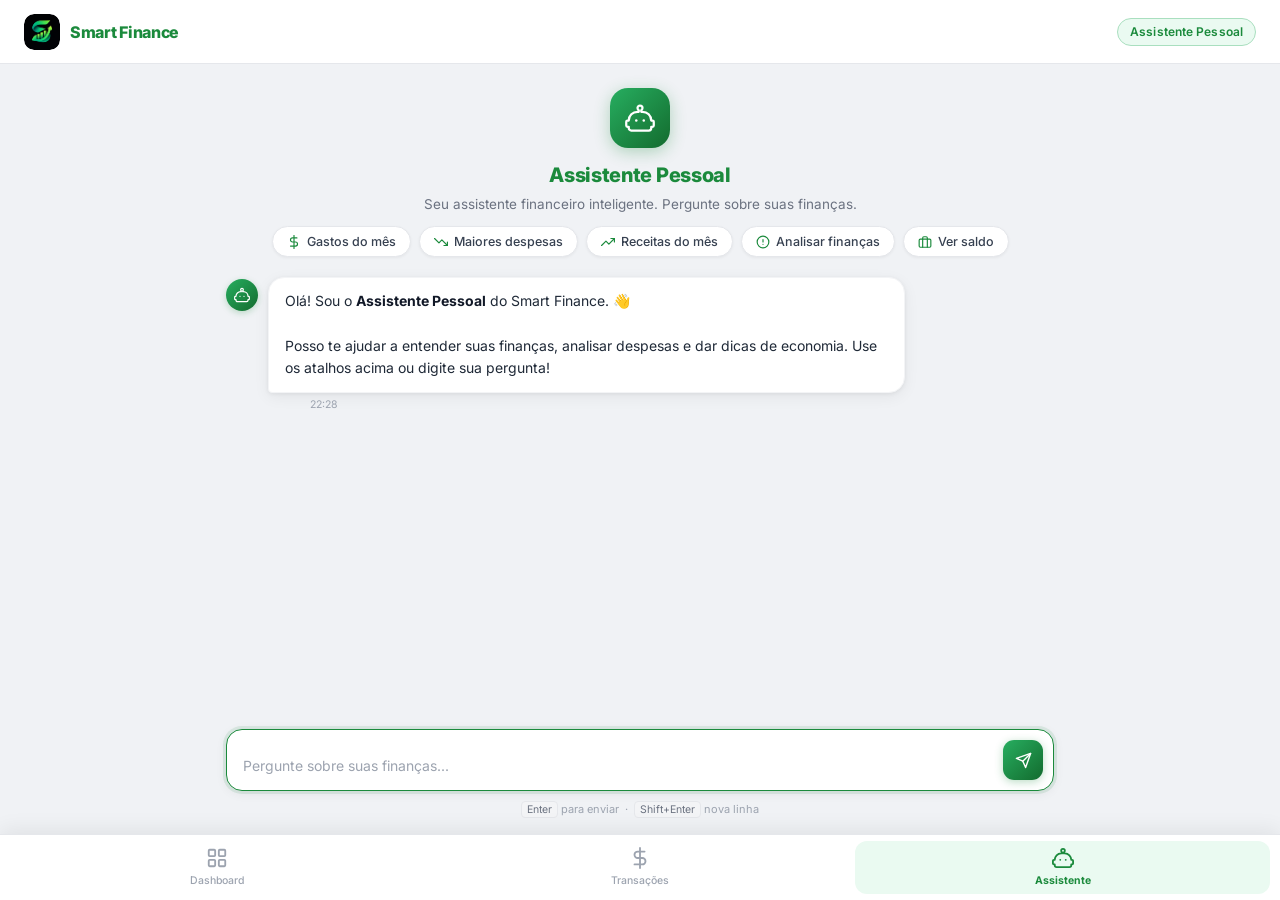
<file: frontend/ai.html>
<!DOCTYPE html>
<html lang="pt-BR">
<head>
    <meta charset="UTF-8" />
    <meta name="viewport" content="width=device-width, initial-scale=1.0" />
    <title>Smart Finance — Assistente Pessoal</title>
    <link rel="stylesheet" href="css/style.css" />
</head>
<body>

<div class="toast-container" id="toastContainer"></div>

<div class="app-layout">
    <div class="main-content">

        <header class="topbar">
            <div class="topbar-brand">
                <div class="topbar-brand-icon">
                    <img src="img/logo_smart_finance.png" alt="Smart Finance" class="topbar-logo" />
                </div>
                <span class="topbar-brand-name">Smart Finance</span>
            </div>
            <span class="topbar-title"></span>
            <span class="topbar-badge">Assistente Pessoal</span>
        </header>

        <div class="ai-page">

            <!-- Hero -->
            <div class="ai-hero">
                <div class="ai-hero-icon">
                    <svg viewBox="0 0 24 24"><path d="M12 2a2 2 0 0 1 2 2c0 .74-.4 1.39-1 1.73V7h1a7 7 0 0 1 7 7h1a1 1 0 0 1 1 1v3a1 1 0 0 1-1 1h-1v1a2 2 0 0 1-2 2H5a2 2 0 0 1-2-2v-1H2a1 1 0 0 1-1-1v-3a1 1 0 0 1 1-1h1a7 7 0 0 1 7-7h1V5.73c-.6-.34-1-.99-1-1.73a2 2 0 0 1 2-2z"/><circle cx="9" cy="14" r="1" fill="white" stroke="none"/><circle cx="15" cy="14" r="1" fill="white" stroke="none"/></svg>
                </div>
                <h1>Assistente Pessoal</h1>
                <p>Seu assistente financeiro inteligente. Pergunte sobre suas finanças.</p>
            </div>

            <!-- Chips de sugestão -->
            <div class="chat-suggestions" id="suggestions">
                <button class="suggestion-chip" data-msg="Quanto gastei este mês?">
                    <svg viewBox="0 0 24 24"><line x1="12" y1="1" x2="12" y2="23"/><path d="M17 5H9.5a3.5 3.5 0 0 0 0 7h5a3.5 3.5 0 0 1 0 7H6"/></svg>
                    Gastos do mês
                </button>
                <button class="suggestion-chip" data-msg="Quais foram minhas maiores despesas?">
                    <svg viewBox="0 0 24 24"><polyline points="23 18 13.5 8.5 8.5 13.5 1 6"/><polyline points="17 18 23 18 23 12"/></svg>
                    Maiores despesas
                </button>
                <button class="suggestion-chip" data-msg="Quanto recebi este mês?">
                    <svg viewBox="0 0 24 24"><polyline points="23 6 13.5 15.5 8.5 10.5 1 18"/><polyline points="17 6 23 6 23 12"/></svg>
                    Receitas do mês
                </button>
                <button class="suggestion-chip" data-msg="Analise minhas finanças e me dê dicas de economia.">
                    <svg viewBox="0 0 24 24"><circle cx="12" cy="12" r="10"/><line x1="12" y1="8" x2="12" y2="12"/><line x1="12" y1="16" x2="12.01" y2="16"/></svg>
                    Analisar finanças
                </button>
                <button class="suggestion-chip" data-msg="Como está meu saldo atual?">
                    <svg viewBox="0 0 24 24"><rect x="2" y="7" width="20" height="14" rx="2"/><path d="M16 21V5a2 2 0 0 0-2-2h-4a2 2 0 0 0-2 2v16"/></svg>
                    Ver saldo
                </button>
            </div>

            <!-- Janela do chat -->
            <div class="chat-window" id="chatWindow">
                <div class="chat-msg chat-msg-ai" id="welcomeMsg">
                    <div class="msg-avatar msg-avatar-ai">
                        <svg viewBox="0 0 24 24"><path d="M12 2a2 2 0 0 1 2 2c0 .74-.4 1.39-1 1.73V7h1a7 7 0 0 1 7 7h1a1 1 0 0 1 1 1v3a1 1 0 0 1-1 1h-1v1a2 2 0 0 1-2 2H5a2 2 0 0 1-2-2v-1H2a1 1 0 0 1-1-1v-3a1 1 0 0 1 1-1h1a7 7 0 0 1 7-7h1V5.73c-.6-.34-1-.99-1-1.73a2 2 0 0 1 2-2z"/><circle cx="9" cy="14" r="1" fill="white" stroke="none"/><circle cx="15" cy="14" r="1" fill="white" stroke="none"/></svg>
                    </div>
                    <div>
                        <div class="msg-bubble msg-bubble-ai">
                            Olá! Sou o <strong>Assistente Pessoal</strong> do Smart Finance. 👋<br /><br />
                            Posso te ajudar a entender suas finanças, analisar despesas e dar dicas de economia.
                            Use os atalhos acima ou digite sua pergunta!
                        </div>
                        <span class="msg-time" id="welcomeTime"></span>
                    </div>
                </div>
            </div>

            <!-- Input -->
            <div class="chat-input-area">
                <div class="chat-input-card">
                    <div class="chat-input-row">
                        <textarea
                            id="chatInput"
                            placeholder="Pergunte sobre suas finanças..."
                            rows="1"
                            aria-label="Campo de mensagem"
                        ></textarea>
                        <button class="btn-send" id="btnSend" aria-label="Enviar" title="Enviar (Enter)">
                            <svg viewBox="0 0 24 24"><line x1="22" y1="2" x2="11" y2="13"/><polygon points="22 2 15 22 11 13 2 9 22 2"/></svg>
                        </button>
                    </div>
                </div>
                <p class="chat-input-hint" style="margin-top:6px;">
                    <kbd>Enter</kbd> para enviar &nbsp;·&nbsp; <kbd>Shift+Enter</kbd> nova linha
                </p>
            </div>

        </div>
    </div>
</div>

<!-- Bottom Nav -->
<nav class="bottom-nav" aria-label="Navegação principal">
    <a href="index.html" aria-label="Dashboard">
        <svg viewBox="0 0 24 24"><rect x="3" y="3" width="7" height="7" rx="1"/><rect x="14" y="3" width="7" height="7" rx="1"/><rect x="3" y="14" width="7" height="7" rx="1"/><rect x="14" y="14" width="7" height="7" rx="1"/></svg>
        Dashboard
    </a>
    <a href="transacoes.html" aria-label="Transações">
        <svg viewBox="0 0 24 24"><line x1="12" y1="1" x2="12" y2="23"/><path d="M17 5H9.5a3.5 3.5 0 0 0 0 7h5a3.5 3.5 0 0 1 0 7H6"/></svg>
        Transações
    </a>
    <a href="ai.html" class="active" aria-label="Assistente Pessoal">
        <svg viewBox="0 0 24 24"><path d="M12 2a2 2 0 0 1 2 2c0 .74-.4 1.39-1 1.73V7h1a7 7 0 0 1 7 7h1a1 1 0 0 1 1 1v3a1 1 0 0 1-1 1h-1v1a2 2 0 0 1-2 2H5a2 2 0 0 1-2-2v-1H2a1 1 0 0 1-1-1v-3a1 1 0 0 1 1-1h1a7 7 0 0 1 7-7h1V5.73c-.6-.34-1-.99-1-1.73a2 2 0 0 1 2-2z"/><circle cx="9" cy="14" r="1" fill="currentColor" stroke="none"/><circle cx="15" cy="14" r="1" fill="currentColor" stroke="none"/></svg>
        Assistente
    </a>
</nav>

<script src="js/ai.js"></script>
</body>
</html>
</file>
<file: frontend/css/style.css>
/* ============================================================
   Finance AI — Design System v2
   Refinado, profissional, inspirado em apps fintech modernos
   ============================================================ */

/* ---------- Google Font ---------- */
@import url('https://fonts.googleapis.com/css2?family=Inter:wght@400;500;600;700;800&display=swap');

/* ---------- Reset & base ---------- */
*, *::before, *::after {
    box-sizing: border-box;
    margin: 0;
    padding: 0;
}

:root {
    /* Brand */
    --green-primary:   #1b8a3c;
    --green-dark:      #136b2e;
    --green-light:     #27ae60;
    --green-bg:        #eafaf1;
    --green-border:    #a9dfbf;
    --green-income:    #1b8a3c;

    /* Danger */
    --red-expense:     #e53935;
    --red-dark:        #c62828;
    --red-light:       #fdecea;
    --red-border:      #f5b7b1;

    /* AI / Purple */
    --purple-ai:       #5e35b1;
    --purple-dark:     #4527a0;
    --purple-light:    #ede7f6;
    --purple-border:   #b39ddb;
    --purple-mid:      #7e57c2;

    /* Neutrals */
    --white:           #ffffff;
    --bg-page:         #f0f2f5;
    --bg-subtle:       #f8f9fb;
    --card-shadow:     0 1px 4px rgba(0,0,0,0.06), 0 4px 16px rgba(0,0,0,0.06);
    --card-shadow-lg:  0 4px 24px rgba(0,0,0,0.1);
    --card-radius:     14px;
    --card-radius-sm:  10px;

    --gray-50:         #f9fafb;
    --gray-100:        #f3f4f6;
    --gray-200:        #e5e7eb;
    --gray-300:        #d1d5db;
    --gray-400:        #9ca3af;
    --gray-500:        #6b7280;
    --gray-600:        #4b5563;
    --gray-700:        #374151;
    --gray-800:        #1f2937;
    --gray-900:        #111827;

    /* Warning / Blue */
    --blue-info:       #1565c0;
    --blue-light:      #e3f2fd;

    /* Layout */
    --bottom-nav-height: 66px;
    --topbar-height:     64px;
    --content-max:       1100px;

    --font-main: 'Inter', 'Segoe UI', system-ui, -apple-system, sans-serif;

    /* Transitions */
    --t-fast: 0.15s ease;
    --t-mid:  0.25s ease;
}

html, body {
    height: 100%;
    font-family: var(--font-main);
    background-color: var(--bg-page);
    color: var(--gray-800);
    font-size: 15px;
    line-height: 1.5;
    -webkit-font-smoothing: antialiased;
}

a { text-decoration: none; color: inherit; }
ul { list-style: none; }
button { cursor: pointer; font-family: inherit; }

/* ---------- Layout wrapper ---------- */
.app-layout {
    display: flex;
    flex-direction: column;
    min-height: 100vh;
}

/* ============================================================
   BOTTOM NAVIGATION BAR
   ============================================================ */
.bottom-nav {
    position: fixed;
    bottom: 0;
    left: 0;
    right: 0;
    height: var(--bottom-nav-height);
    background: var(--white);
    border-top: 1px solid var(--gray-200);
    display: flex;
    align-items: stretch;
    z-index: 100;
    box-shadow: 0 -4px 20px rgba(0,0,0,0.07);
    padding: 0 8px;
    gap: 4px;
}

.bottom-nav a {
    flex: 1;
    display: flex;
    flex-direction: column;
    align-items: center;
    justify-content: center;
    gap: 4px;
    color: var(--gray-400);
    font-size: 10.5px;
    font-weight: 500;
    text-decoration: none;
    padding: 8px 4px;
    border-radius: 12px;
    margin: 6px 2px;
    transition: color var(--t-fast), background var(--t-fast);
    position: relative;
}

.bottom-nav a:hover {
    color: var(--green-primary);
    background: var(--green-bg);
}

.bottom-nav a.active {
    color: var(--green-primary);
    font-weight: 700;
    background: var(--green-bg);
}

.bottom-nav a.active svg {
    stroke: var(--green-primary);
}

.bottom-nav svg {
    width: 22px;
    height: 22px;
    stroke: var(--gray-400);
    fill: none;
    stroke-width: 2;
    stroke-linecap: round;
    stroke-linejoin: round;
    transition: stroke var(--t-fast);
    flex-shrink: 0;
}

.bottom-nav a:hover svg {
    stroke: var(--green-primary);
}

/* ============================================================
   MAIN CONTENT
   ============================================================ */
.main-content {
    flex: 1;
    display: flex;
    flex-direction: column;
    min-height: 100vh;
    padding-bottom: var(--bottom-nav-height);
}

/* ── Topbar ── */
.topbar {
    height: var(--topbar-height);
    background: var(--white);
    border-bottom: 1px solid var(--gray-200);
    display: flex;
    align-items: center;
    padding: 0 24px;
    position: sticky;
    top: 0;
    z-index: 50;
    gap: 14px;
}

.topbar-brand {
    display: flex;
    align-items: center;
    gap: 10px;
}

.topbar-brand-icon {
    width: 36px;
    height: 36px;
    background: transparent;
    border-radius: 10px;
    display: flex;
    align-items: center;
    justify-content: center;
    flex-shrink: 0;
    overflow: hidden;
}

.topbar-logo {
    width: 36px;
    height: 36px;
    object-fit: contain;
    border-radius: 10px;
    display: block;
}

.topbar-brand-icon svg {
    width: 20px;
    height: 20px;
    stroke: white;
    fill: none;
    stroke-width: 2.2;
    stroke-linecap: round;
    stroke-linejoin: round;
}

.topbar-brand-name {
    font-size: 16px;
    font-weight: 800;
    color: var(--green-primary);
    letter-spacing: -0.3px;
}

.topbar-title {
    font-size: 15px;
    font-weight: 500;
    color: var(--gray-500);
    flex: 1;
}

.topbar-badge {
    background: var(--green-bg);
    color: var(--green-primary);
    border: 1px solid var(--green-border);
    border-radius: 20px;
    padding: 4px 12px;
    font-size: 12px;
    font-weight: 600;
    letter-spacing: 0.1px;
}

.topbar-badge-ai {
    background: var(--purple-light);
    color: var(--purple-ai);
    border: 1px solid var(--purple-border);
}

/* ── Page body ── */
.page-body {
    padding: 24px;
    flex: 1;
    max-width: var(--content-max);
    width: 100%;
    margin: 0 auto;
    align-self: stretch;
}

/* workaround para page-body ocupar largura total na coluna flex */
.main-content > .page-body {
    max-width: 100%;
}

/* ============================================================
   SUMMARY CARDS (Dashboard)
   ============================================================ */
.summary-cards {
    display: grid;
    grid-template-columns: repeat(3, 1fr);
    gap: 18px;
    margin-bottom: 28px;
}

.card {
    background: var(--white);
    border-radius: var(--card-radius);
    box-shadow: var(--card-shadow);
    padding: 20px 22px;
}

/* Card de resumo */
.card-summary {
    display: flex;
    align-items: flex-start;
    gap: 16px;
    border: 1px solid var(--gray-100);
    transition: box-shadow var(--t-mid), transform var(--t-mid);
}

.card-summary:hover {
    box-shadow: var(--card-shadow-lg);
    transform: translateY(-2px);
}

.card-summary .card-icon {
    width: 48px;
    height: 48px;
    border-radius: 12px;
    display: flex;
    align-items: center;
    justify-content: center;
    flex-shrink: 0;
}

.card-icon-balance {
    background: linear-gradient(135deg, #eafaf1, #d5f5e3);
    border: 1.5px solid var(--green-border);
}
.card-icon-income {
    background: linear-gradient(135deg, #eafaf1, #d5f5e3);
    border: 1.5px solid var(--green-border);
}
.card-icon-expense {
    background: linear-gradient(135deg, #fdecea, #fadbd8);
    border: 1.5px solid var(--red-border);
}

.card-summary .card-label {
    font-size: 11px;
    color: var(--gray-500);
    text-transform: uppercase;
    letter-spacing: 0.8px;
    font-weight: 600;
    margin-bottom: 5px;
}

.card-summary .card-value {
    font-size: 24px;
    font-weight: 800;
    line-height: 1.1;
    letter-spacing: -0.5px;
}

.card-value-balance { color: var(--green-primary); }
.card-value-income  { color: var(--green-income); }
.card-value-expense { color: var(--red-expense); }

.card-summary .card-sub {
    font-size: 11.5px;
    color: var(--gray-400);
    margin-top: 4px;
    font-weight: 500;
}

/* ============================================================
   SECTION HEADER
   ============================================================ */
.section-header {
    display: flex;
    align-items: center;
    justify-content: space-between;
    margin-bottom: 14px;
}

.section-title {
    font-size: 15px;
    font-weight: 700;
    color: var(--gray-800);
    letter-spacing: -0.1px;
}

/* ============================================================
   BUTTONS
   ============================================================ */
.btn {
    display: inline-flex;
    align-items: center;
    gap: 6px;
    padding: 9px 18px;
    border-radius: 9px;
    font-size: 13.5px;
    font-weight: 600;
    border: none;
    transition: opacity var(--t-fast), transform var(--t-fast), box-shadow var(--t-fast);
    letter-spacing: 0.1px;
}

.btn:hover   { opacity: 0.9; transform: translateY(-1px); }
.btn:active  { transform: translateY(0); opacity: 1; }

.btn-primary {
    background: linear-gradient(135deg, var(--green-light), var(--green-dark));
    color: var(--white);
    box-shadow: 0 2px 10px rgba(27,138,60,0.3);
}

.btn-danger {
    background: var(--red-expense);
    color: var(--white);
    box-shadow: 0 2px 8px rgba(229,57,53,0.25);
}

.btn-secondary {
    background: var(--gray-100);
    color: var(--gray-700);
    border: 1px solid var(--gray-200);
}

.btn-secondary:hover {
    background: var(--gray-200);
}

.btn-icon {
    background: none;
    border: 1px solid var(--gray-200);
    color: var(--gray-600);
    padding: 6px 10px;
    border-radius: 7px;
}

.btn-icon:hover {
    background: var(--gray-100);
    border-color: var(--gray-300);
}

.btn-sm {
    padding: 5px 10px;
    font-size: 12px;
    border-radius: 7px;
}

.btn-ai {
    background: linear-gradient(135deg, var(--purple-mid), var(--purple-dark));
    color: var(--white);
    box-shadow: 0 2px 10px rgba(94,53,177,0.3);
}

/* Botão de ação na tabela (icon only) */
.btn-table-action {
    display: inline-flex;
    align-items: center;
    justify-content: center;
    width: 30px;
    height: 30px;
    border-radius: 7px;
    border: 1px solid var(--gray-200);
    background: var(--white);
    color: var(--gray-600);
    transition: all var(--t-fast);
}

.btn-table-action:hover {
    background: var(--gray-100);
}

.btn-table-action.edit:hover {
    background: var(--green-bg);
    border-color: var(--green-border);
    color: var(--green-primary);
}

.btn-table-action.delete:hover {
    background: var(--red-light);
    border-color: var(--red-border);
    color: var(--red-expense);
}

.btn-table-action svg {
    width: 14px;
    height: 14px;
    stroke: currentColor;
    fill: none;
    stroke-width: 2;
    stroke-linecap: round;
    stroke-linejoin: round;
}

/* ============================================================
   TABLE
   ============================================================ */
.table-card {
    background: var(--white);
    border-radius: var(--card-radius);
    box-shadow: var(--card-shadow);
    overflow: hidden;
    border: 1px solid var(--gray-100);
}

.table-responsive { overflow-x: auto; }

table {
    width: 100%;
    border-collapse: collapse;
}

table thead th {
    background: var(--gray-50);
    padding: 11px 16px;
    font-size: 11px;
    font-weight: 700;
    color: var(--gray-500);
    text-transform: uppercase;
    letter-spacing: 0.7px;
    text-align: left;
    white-space: nowrap;
    border-bottom: 1px solid var(--gray-200);
}

table tbody tr {
    border-bottom: 1px solid var(--gray-100);
    transition: background var(--t-fast);
}

table tbody tr:last-child { border-bottom: none; }
table tbody tr:hover { background: var(--gray-50); }

table tbody td {
    padding: 13px 16px;
    font-size: 13.5px;
    color: var(--gray-700);
    vertical-align: middle;
}

/* ── Badges ── */
.badge {
    display: inline-flex;
    align-items: center;
    gap: 5px;
    padding: 3px 10px;
    border-radius: 20px;
    font-size: 11.5px;
    font-weight: 600;
    white-space: nowrap;
    border: 1px solid transparent;
}

.badge svg {
    width: 12px;
    height: 12px;
    stroke: currentColor;
    fill: none;
    stroke-width: 2.2;
    stroke-linecap: round;
    stroke-linejoin: round;
    flex-shrink: 0;
}

.badge-income {
    background: var(--green-bg);
    color: var(--green-primary);
    border-color: var(--green-border);
}

.badge-expense {
    background: var(--red-light);
    color: var(--red-dark);
    border-color: var(--red-border);
}

/* Categorias — cada uma com cor própria */
.badge-cat-salary    { background: #e8f5e9; color: #2e7d32; border-color: #a5d6a7; }
.badge-cat-food      { background: #fff3e0; color: #e65100; border-color: #ffcc80; }
.badge-cat-transport { background: #e3f2fd; color: #1565c0; border-color: #90caf9; }
.badge-cat-housing   { background: #fce4ec; color: #880e4f; border-color: #f48fb1; }
.badge-cat-health    { background: #f3e5f5; color: #6a1b9a; border-color: #ce93d8; }
.badge-cat-leisure   { background: #ede7f6; color: #4527a0; border-color: #b39ddb; }
.badge-cat-other     { background: var(--gray-100); color: var(--gray-600); border-color: var(--gray-300); }

.badge-cat-salary svg    { stroke: #2e7d32; }
.badge-cat-food svg      { stroke: #e65100; }
.badge-cat-transport svg { stroke: #1565c0; }
.badge-cat-housing svg   { stroke: #880e4f; }
.badge-cat-health svg    { stroke: #6a1b9a; }
.badge-cat-leisure svg   { stroke: #4527a0; }
.badge-cat-other svg     { stroke: var(--gray-600); }

/* Valores */
.amount-income { color: var(--green-primary); font-weight: 700; font-variant-numeric: tabular-nums; }
.amount-expense { color: var(--red-expense); font-weight: 700; font-variant-numeric: tabular-nums; }

.table-actions { display: flex; gap: 5px; }

/* Linha vazia */
.empty-row td {
    text-align: center;
    padding: 52px 16px;
    color: var(--gray-400);
    font-size: 14px;
}

.empty-state {
    display: flex;
    flex-direction: column;
    align-items: center;
    gap: 8px;
}

.empty-state-icon {
    width: 52px;
    height: 52px;
    background: var(--gray-100);
    border-radius: 50%;
    display: flex;
    align-items: center;
    justify-content: center;
    margin-bottom: 4px;
}

.empty-state-icon svg {
    width: 26px;
    height: 26px;
    stroke: var(--gray-400);
    fill: none;
    stroke-width: 1.5;
    stroke-linecap: round;
    stroke-linejoin: round;
}

.empty-state p { font-size: 14px; color: var(--gray-500); font-weight: 500; }
.empty-state small { font-size: 12.5px; color: var(--gray-400); }

/* ============================================================
   MODAL
   ============================================================ */
.modal-overlay {
    display: none;
    position: fixed;
    inset: 0;
    background: rgba(15,20,30,0.5);
    backdrop-filter: blur(3px);
    z-index: 300;
    align-items: center;
    justify-content: center;
    padding: 20px;
}

.modal-overlay.active { display: flex; }

.modal {
    background: var(--white);
    border-radius: 18px;
    width: 100%;
    max-width: 460px;
    box-shadow: 0 20px 60px rgba(0,0,0,0.2);
    animation: modalIn 0.2s cubic-bezier(0.34, 1.56, 0.64, 1);
}

@keyframes modalIn {
    from { opacity: 0; transform: translateY(20px) scale(0.95); }
    to   { opacity: 1; transform: translateY(0) scale(1); }
}

.modal-header {
    display: flex;
    align-items: center;
    justify-content: space-between;
    padding: 22px 24px 0;
}

.modal-title {
    font-size: 17px;
    font-weight: 700;
    color: var(--gray-900);
}

.modal-close {
    background: var(--gray-100);
    border: none;
    width: 32px;
    height: 32px;
    border-radius: 50%;
    display: flex;
    align-items: center;
    justify-content: center;
    color: var(--gray-500);
    font-size: 14px;
    transition: background var(--t-fast), color var(--t-fast);
}

.modal-close:hover {
    background: var(--gray-200);
    color: var(--gray-800);
}

.modal-body { padding: 20px 24px; }

.modal-footer {
    padding: 0 24px 22px;
    display: flex;
    gap: 10px;
    justify-content: flex-end;
}

/* ── Type selector (Receita/Despesa) ── */
.type-selector {
    display: grid;
    grid-template-columns: 1fr 1fr;
    gap: 10px;
    margin-bottom: 0;
}

.type-option {
    display: flex;
    align-items: center;
    justify-content: center;
    gap: 8px;
    padding: 12px;
    border: 2px solid var(--gray-200);
    border-radius: 10px;
    cursor: pointer;
    font-size: 14px;
    font-weight: 600;
    color: var(--gray-500);
    background: var(--white);
    transition: all var(--t-fast);
    font-family: inherit;
}

.type-option svg {
    width: 18px;
    height: 18px;
    stroke: currentColor;
    fill: none;
    stroke-width: 2;
    stroke-linecap: round;
    stroke-linejoin: round;
    flex-shrink: 0;
}

.type-option:hover { border-color: var(--gray-300); background: var(--gray-50); }

.type-option.selected-income {
    border-color: var(--green-primary);
    background: var(--green-bg);
    color: var(--green-primary);
}

.type-option.selected-expense {
    border-color: var(--red-expense);
    background: var(--red-light);
    color: var(--red-expense);
}

/* ── Category grid ── */
.category-grid {
    display: grid;
    grid-template-columns: repeat(4, 1fr);
    gap: 8px;
}

.cat-option {
    display: flex;
    flex-direction: column;
    align-items: center;
    gap: 5px;
    padding: 10px 6px;
    border: 1.5px solid var(--gray-200);
    border-radius: 10px;
    cursor: pointer;
    background: var(--white);
    transition: all var(--t-fast);
    font-family: inherit;
}

.cat-option-icon {
    width: 34px;
    height: 34px;
    border-radius: 9px;
    display: flex;
    align-items: center;
    justify-content: center;
    background: var(--gray-100);
}

.cat-option-icon svg {
    width: 18px;
    height: 18px;
    stroke: var(--gray-500);
    fill: none;
    stroke-width: 2;
    stroke-linecap: round;
    stroke-linejoin: round;
}

.cat-option-label {
    font-size: 10.5px;
    font-weight: 600;
    color: var(--gray-500);
    text-align: center;
    line-height: 1.2;
}

.cat-option:hover {
    border-color: var(--gray-300);
    background: var(--gray-50);
}

.cat-option.selected {
    border-color: var(--green-primary);
    background: var(--green-bg);
}

.cat-option.selected .cat-option-icon {
    background: rgba(27,138,60,0.15);
}

.cat-option.selected .cat-option-icon svg {
    stroke: var(--green-primary);
}

.cat-option.selected .cat-option-label {
    color: var(--green-primary);
}

/* ============================================================
   FORM
   ============================================================ */
.form-group { margin-bottom: 18px; }

.form-label {
    display: block;
    font-size: 12.5px;
    font-weight: 600;
    color: var(--gray-700);
    margin-bottom: 7px;
    letter-spacing: 0.1px;
}

.form-control {
    width: 100%;
    padding: 10px 14px;
    border: 1.5px solid var(--gray-300);
    border-radius: 9px;
    font-size: 14px;
    font-family: inherit;
    background: var(--white);
    color: var(--gray-800);
    transition: border-color var(--t-fast), box-shadow var(--t-fast);
    outline: none;
    appearance: none;
}

.form-control:focus {
    border-color: var(--green-primary);
    box-shadow: 0 0 0 3px rgba(27,138,60,0.1);
}

.form-control.error {
    border-color: var(--red-expense);
    box-shadow: 0 0 0 3px rgba(229,57,53,0.1);
}

select.form-control {
    background-image: url("data:image/svg+xml,%3Csvg xmlns='http://www.w3.org/2000/svg' width='12' height='8' viewBox='0 0 12 8'%3E%3Cpath d='M1 1l5 5 5-5' stroke='%239ca3af' stroke-width='1.5' fill='none' stroke-linecap='round'/%3E%3C/svg%3E");
    background-repeat: no-repeat;
    background-position: right 13px center;
    padding-right: 36px;
}

/* Input with icon prefix */
.input-group {
    position: relative;
}

.input-group .input-prefix {
    position: absolute;
    left: 13px;
    top: 50%;
    transform: translateY(-50%);
    font-size: 13px;
    font-weight: 600;
    color: var(--gray-400);
    pointer-events: none;
    user-select: none;
}

.input-group .form-control { padding-left: 36px; }

/* ============================================================
   TOAST / ALERTS
   ============================================================ */
.toast-container {
    position: fixed;
    top: 20px;
    right: 20px;
    z-index: 500;
    display: flex;
    flex-direction: column;
    gap: 8px;
    max-width: 340px;
    pointer-events: none;
}

.toast {
    display: flex;
    align-items: flex-start;
    gap: 12px;
    background: var(--white);
    border-radius: 12px;
    box-shadow: 0 4px 24px rgba(0,0,0,0.12);
    padding: 13px 14px;
    font-size: 13.5px;
    animation: toastIn 0.28s cubic-bezier(0.34, 1.4, 0.64, 1);
    border-left: 3px solid transparent;
    pointer-events: all;
}

@keyframes toastIn {
    from { opacity: 0; transform: translateX(30px) scale(0.95); }
    to   { opacity: 1; transform: translateX(0) scale(1); }
}

.toast-success { border-left-color: var(--green-primary); }
.toast-error   { border-left-color: var(--red-expense);   }
.toast-info    { border-left-color: var(--blue-info);      }

.toast-icon { font-size: 16px; flex-shrink: 0; margin-top: 1px; }
.toast-msg  { flex: 1; color: var(--gray-700); line-height: 1.45; }
.toast-close {
    background: none;
    border: none;
    font-size: 14px;
    color: var(--gray-400);
    padding: 0;
    align-self: flex-start;
    transition: color var(--t-fast);
}
.toast-close:hover { color: var(--gray-700); }

/* ============================================================
   FILTER BAR
   ============================================================ */
.filter-bar {
    display: flex;
    gap: 10px;
    align-items: center;
    flex-wrap: wrap;
    margin-bottom: 18px;
    background: var(--white);
    padding: 14px 18px;
    border-radius: var(--card-radius);
    box-shadow: var(--card-shadow);
    border: 1px solid var(--gray-100);
}

.filter-bar select,
.filter-bar input {
    padding: 8px 12px;
    border: 1.5px solid var(--gray-200);
    border-radius: 8px;
    font-size: 13px;
    font-family: inherit;
    background: var(--bg-subtle);
    outline: none;
    transition: border-color var(--t-fast), box-shadow var(--t-fast);
    appearance: none;
    color: var(--gray-700);
}

.filter-bar select:focus,
.filter-bar input:focus {
    border-color: var(--green-primary);
    box-shadow: 0 0 0 3px rgba(27,138,60,0.08);
    background: var(--white);
}

.filter-label {
    font-size: 12.5px;
    color: var(--gray-500);
    font-weight: 600;
    white-space: nowrap;
}

.filter-search-wrap {
    position: relative;
    flex: 1;
    min-width: 160px;
}

.filter-search-wrap svg {
    position: absolute;
    left: 10px;
    top: 50%;
    transform: translateY(-50%);
    width: 15px;
    height: 15px;
    stroke: var(--gray-400);
    fill: none;
    stroke-width: 2;
    stroke-linecap: round;
    stroke-linejoin: round;
    pointer-events: none;
}

.filter-search-wrap input {
    width: 100%;
    padding-left: 32px;
}

/* ============================================================
   AI CHAT
   ============================================================ */
.ai-page {
    display: flex;
    flex-direction: column;
    height: calc(100vh - var(--topbar-height) - var(--bottom-nav-height));
    max-width: 860px;
    margin: 0 auto;
    width: 100%;
    padding: 0 8px;
}

/* Hero */
.ai-hero {
    text-align: center;
    padding: 24px 20px 12px;
}

.ai-hero-icon {
    width: 60px;
    height: 60px;
    background: linear-gradient(135deg, var(--green-light), var(--green-dark));
    border-radius: 18px;
    display: inline-flex;
    align-items: center;
    justify-content: center;
    margin-bottom: 12px;
    box-shadow: 0 4px 16px rgba(27,138,60,0.3);
}

.ai-hero-icon svg {
    width: 30px;
    height: 30px;
    stroke: white;
    fill: none;
    stroke-width: 1.8;
    stroke-linecap: round;
    stroke-linejoin: round;
}

.ai-hero h1 {
    font-size: 20px;
    font-weight: 800;
    color: var(--green-primary);
    margin-bottom: 4px;
    letter-spacing: -0.3px;
}

.ai-hero p {
    color: var(--gray-500);
    font-size: 13.5px;
}

/* Sugestões */
.chat-suggestions {
    display: flex;
    flex-wrap: wrap;
    gap: 8px;
    justify-content: center;
    padding: 0 8px 12px;
}

.suggestion-chip {
    background: var(--white);
    color: var(--gray-700);
    border: 1.5px solid var(--gray-200);
    border-radius: 20px;
    padding: 7px 14px;
    font-size: 12.5px;
    font-weight: 500;
    cursor: pointer;
    transition: all var(--t-fast);
    font-family: inherit;
    display: flex;
    align-items: center;
    gap: 6px;
    box-shadow: 0 1px 3px rgba(0,0,0,0.05);
}

.suggestion-chip svg {
    width: 14px;
    height: 14px;
    stroke: var(--green-primary);
    fill: none;
    stroke-width: 2;
    stroke-linecap: round;
    stroke-linejoin: round;
    flex-shrink: 0;
}

.suggestion-chip:hover {
    background: var(--green-bg);
    border-color: var(--green-border);
    color: var(--green-primary);
    transform: translateY(-1px);
    box-shadow: 0 3px 8px rgba(27,138,60,0.15);
}

.suggestion-chip:hover svg {
    stroke: var(--green-primary);
}

/* Chat window */
.chat-window {
    flex: 1;
    overflow-y: auto;
    padding: 8px 8px 12px;
    display: flex;
    flex-direction: column;
    gap: 12px;
    scroll-behavior: smooth;
}

.chat-window::-webkit-scrollbar { width: 4px; }
.chat-window::-webkit-scrollbar-track { background: transparent; }
.chat-window::-webkit-scrollbar-thumb { background: var(--gray-300); border-radius: 4px; }

/* Mensagens */
.chat-msg {
    display: flex;
    gap: 10px;
    max-width: 82%;
    animation: msgIn 0.2s ease;
}

@keyframes msgIn {
    from { opacity: 0; transform: translateY(6px); }
    to   { opacity: 1; transform: translateY(0); }
}

.chat-msg-user {
    align-self: flex-end;
    flex-direction: row-reverse;
}

.chat-msg-ai { align-self: flex-start; }

.msg-avatar {
    width: 32px;
    height: 32px;
    border-radius: 50%;
    display: flex;
    align-items: center;
    justify-content: center;
    flex-shrink: 0;
    font-size: 14px;
    margin-top: 2px;
}

.msg-avatar-user {
    background: linear-gradient(135deg, var(--green-light), var(--green-dark));
    box-shadow: 0 2px 6px rgba(27,138,60,0.25);
}

.msg-avatar-user svg {
    width: 16px;
    height: 16px;
    stroke: white;
    fill: none;
    stroke-width: 2;
    stroke-linecap: round;
    stroke-linejoin: round;
}

.msg-avatar-ai {
    background: linear-gradient(135deg, var(--green-light), var(--green-dark));
    box-shadow: 0 2px 6px rgba(27,138,60,0.25);
}

.msg-avatar-ai svg {
    width: 16px;
    height: 16px;
    stroke: white;
    fill: none;
    stroke-width: 1.8;
    stroke-linecap: round;
    stroke-linejoin: round;
}

.msg-bubble {
    padding: 12px 16px;
    border-radius: 16px;
    font-size: 14px;
    line-height: 1.6;
    max-width: 100%;
    word-break: break-word;
}

.msg-bubble-user {
    background: linear-gradient(135deg, var(--green-light), var(--green-dark));
    color: var(--white);
    border-bottom-right-radius: 4px;
    box-shadow: 0 2px 8px rgba(27,138,60,0.2);
}

.msg-bubble-ai {
    background: var(--white);
    color: var(--gray-800);
    box-shadow: var(--card-shadow);
    border: 1px solid var(--gray-100);
    border-bottom-left-radius: 4px;
}

/* ── Formatação de markdown dentro das respostas da IA ── */
.msg-bubble-ai strong, .msg-bubble-ai b {
    font-weight: 700;
    color: var(--gray-900);
}

.msg-bubble-ai em, .msg-bubble-ai i {
    font-style: italic;
    color: var(--gray-600);
}

.msg-bubble-ai h3 {
    font-size: 14px;
    font-weight: 700;
    color: var(--green-primary);
    margin: 12px 0 6px;
    padding-bottom: 4px;
    border-bottom: 1px solid var(--gray-200);
}

.msg-bubble-ai ul, .msg-bubble-ai ol {
    margin: 8px 0 8px 18px;
    display: flex;
    flex-direction: column;
    gap: 4px;
}

.msg-bubble-ai ul { list-style: none; }
.msg-bubble-ai ul li::before {
    content: '•';
    color: var(--green-primary);
    font-weight: 700;
    margin-right: 6px;
}

.msg-bubble-ai ol { list-style: decimal; }

.msg-bubble-ai li { font-size: 13.5px; color: var(--gray-700); line-height: 1.55; }

.msg-bubble-ai .ai-money {
    font-weight: 700;
    font-variant-numeric: tabular-nums;
}

.msg-bubble-ai .ai-money-income { color: var(--green-primary); }
.msg-bubble-ai .ai-money-expense { color: var(--red-expense); }

.msg-bubble-ai .ai-section {
    display: flex;
    align-items: center;
    gap: 7px;
    background: var(--gray-50);
    border-radius: 9px;
    padding: 10px 12px;
    margin: 8px 0;
    border: 1px solid var(--gray-200);
}

.msg-bubble-ai .ai-section svg {
    width: 16px;
    height: 16px;
    stroke: var(--green-primary);
    fill: none;
    stroke-width: 2;
    stroke-linecap: round;
    stroke-linejoin: round;
    flex-shrink: 0;
}

.msg-bubble-ai .ai-tip {
    background: var(--green-bg);
    border: 1px solid var(--green-border);
    border-radius: 9px;
    padding: 10px 13px;
    margin-top: 10px;
    font-size: 13px;
    color: var(--green-dark);
}

.msg-bubble-ai .ai-tip::before {
    content: '💡 ';
}

.msg-bubble-ai hr {
    border: none;
    border-top: 1px solid var(--gray-200);
    margin: 10px 0;
}

.msg-bubble-ai code {
    background: var(--gray-100);
    border-radius: 5px;
    padding: 1px 5px;
    font-size: 12.5px;
    font-family: monospace;
    color: var(--green-dark);
}

/* ── Timestamp ── */
.msg-time {
    font-size: 10.5px;
    color: var(--gray-400);
    margin-top: 4px;
    display: block;
    text-align: right;
}

.chat-msg-ai .msg-time { text-align: left; padding-left: 42px; }
.chat-msg-user .msg-time { padding-right: 42px; }

/* Typing indicator */
.typing-dots {
    display: flex;
    align-items: center;
    gap: 4px;
    padding: 6px 2px;
}

.typing-dots span {
    width: 7px;
    height: 7px;
    background: var(--green-primary);
    border-radius: 50%;
    animation: typingBounce 1.2s infinite;
    opacity: 0.6;
}

.typing-dots span:nth-child(2) { animation-delay: 0.2s; }
.typing-dots span:nth-child(3) { animation-delay: 0.4s; }

@keyframes typingBounce {
    0%, 60%, 100% { transform: translateY(0); opacity: 0.4; }
    30%            { transform: translateY(-5px); opacity: 1; }
}

/* ── Chat input ── */
.chat-input-area {
    padding: 12px 8px 16px;
    background: transparent;
}

.chat-input-card {
    background: var(--white);
    border: 1.5px solid var(--gray-200);
    border-radius: 16px;
    box-shadow: 0 2px 12px rgba(0,0,0,0.07);
    overflow: hidden;
    transition: border-color var(--t-fast), box-shadow var(--t-fast);
}

.chat-input-card:focus-within {
    border-color: var(--green-primary);
    box-shadow: 0 0 0 3px rgba(27,138,60,0.1), 0 2px 12px rgba(0,0,0,0.07);
}

.chat-input-row {
    display: flex;
    align-items: flex-end;
    gap: 8px;
    padding: 10px 10px 10px 16px;
}

.chat-input-row textarea {
    flex: 1;
    padding: 4px 0;
    border: none;
    font-size: 14px;
    font-family: inherit;
    resize: none;
    outline: none;
    line-height: 1.5;
    max-height: 120px;
    overflow-y: auto;
    background: transparent;
    color: var(--gray-800);
}

.chat-input-row textarea::placeholder { color: var(--gray-400); }

.btn-send {
    background: linear-gradient(135deg, var(--green-light), var(--green-dark));
    color: var(--white);
    border: none;
    border-radius: 11px;
    width: 40px;
    height: 40px;
    font-size: 18px;
    display: flex;
    align-items: center;
    justify-content: center;
    flex-shrink: 0;
    transition: opacity var(--t-fast), transform var(--t-fast), box-shadow var(--t-fast);
    box-shadow: 0 2px 8px rgba(27,138,60,0.3);
}

.btn-send svg {
    width: 17px;
    height: 17px;
    stroke: white;
    fill: none;
    stroke-width: 2;
    stroke-linecap: round;
    stroke-linejoin: round;
}

.btn-send:hover   { opacity: 0.9; transform: scale(1.05); }
.btn-send:active  { transform: scale(0.97); }
.btn-send:disabled { opacity: 0.35; cursor: not-allowed; transform: none; box-shadow: none; }

.chat-input-hint {
    text-align: center;
    font-size: 11px;
    color: var(--gray-400);
    padding: 4px 0 0;
}

.chat-input-hint kbd {
    background: var(--gray-100);
    border: 1px solid var(--gray-200);
    border-radius: 4px;
    padding: 1px 5px;
    font-family: inherit;
    font-size: 10.5px;
    color: var(--gray-500);
}

/* ============================================================
   LOADING SKELETON
   ============================================================ */
.skeleton {
    background: linear-gradient(90deg, var(--gray-200) 25%, var(--gray-100) 50%, var(--gray-200) 75%);
    background-size: 200% 100%;
    animation: shimmer 1.5s infinite;
    border-radius: 6px;
}

@keyframes shimmer {
    0%   { background-position: 200% 0; }
    100% { background-position: -200% 0; }
}

.skeleton-row td { padding: 15px 16px; }
.skeleton-cell { height: 13px; border-radius: 4px; }

/* ============================================================
   SPINNER
   ============================================================ */
.spinner {
    width: 18px;
    height: 18px;
    border: 2px solid rgba(255,255,255,0.3);
    border-top-color: white;
    border-radius: 50%;
    animation: spin 0.65s linear infinite;
    display: inline-block;
}

@keyframes spin { to { transform: rotate(360deg); } }

/* ============================================================
   RESPONSIVIDADE
   ============================================================ */
@media (max-width: 900px) {
    .summary-cards { grid-template-columns: repeat(2, 1fr); }
}

@media (max-width: 768px) {
    .page-body { padding: 16px; }
    .summary-cards { grid-template-columns: 1fr; }
    .chat-window { padding: 8px 4px 12px; }
    .chat-input-area { padding: 10px 4px 14px; }
    .chat-msg { max-width: 94%; }
    .ai-hero { padding: 16px 8px 10px; }
    .ai-page { padding: 0 4px; }
    .category-grid { grid-template-columns: repeat(4, 1fr); }
}

@media (max-width: 480px) {
    .topbar-badge { display: none; }

    .modal {
        border-radius: 20px 20px 0 0;
        position: fixed;
        bottom: var(--bottom-nav-height);
        left: 0;
        right: 0;
        max-width: 100%;
        max-height: 90vh;
        overflow-y: auto;
    }

    .modal-overlay {
        align-items: flex-end;
        padding: 0;
    }

    .section-header {
        flex-direction: column;
        align-items: flex-start;
        gap: 10px;
    }

    .filter-bar {
        flex-direction: column;
        align-items: stretch;
    }

    .category-grid { grid-template-columns: repeat(4, 1fr); }
}

/* ============================================================
   CHARTS
   ============================================================ */
.charts-grid {
    display: grid;
    grid-template-columns: 1fr 1fr;
    gap: 18px;
    margin-bottom: 28px;
}

.chart-card {
    border: 1px solid var(--gray-100);
    padding: 20px 20px 16px;
    display: flex;
    flex-direction: column;
    gap: 14px;
}

.chart-card-header {
    display: flex;
    align-items: flex-start;
    justify-content: space-between;
    gap: 8px;
    flex-wrap: wrap;
}

.chart-card-title {
    font-size: 14px;
    font-weight: 700;
    color: var(--gray-800);
    letter-spacing: -0.1px;
}

.chart-card-sub {
    font-size: 11.5px;
    color: var(--gray-400);
    margin-top: 2px;
    font-weight: 500;
}

.chart-legend {
    display: flex;
    align-items: center;
    gap: 12px;
    font-size: 11.5px;
    color: var(--gray-500);
    font-weight: 500;
    flex-wrap: wrap;
}

.chart-legend span { display: flex; align-items: center; gap: 5px; }

.legend-dot {
    width: 10px;
    height: 10px;
    border-radius: 50%;
    flex-shrink: 0;
    display: inline-block;
}

.chart-wrap {
    position: relative;
    height: 220px;
}

.chart-wrap-donut {
    height: 190px;
}

/* Legenda do donut customizada */
.donut-legend {
    display: flex;
    flex-wrap: wrap;
    gap: 6px 14px;
    padding-top: 4px;
}

.donut-legend-item {
    display: flex;
    align-items: center;
    gap: 6px;
    font-size: 11.5px;
    color: var(--gray-600);
    font-weight: 500;
}

.donut-legend-item .dot {
    width: 10px;
    height: 10px;
    border-radius: 50%;
    flex-shrink: 0;
}

/* Responsivo */
@media (max-width: 768px) {
    .charts-grid {
        grid-template-columns: 1fr;
    }
}

/* ============================================================
   UTILITIES
   ============================================================ */
.text-muted    { color: var(--gray-500); }
.text-small    { font-size: 12px; }
.fw-600        { font-weight: 600; }
.mt-1  { margin-top: 4px; }
.mt-2  { margin-top: 8px; }
.mb-0  { margin-bottom: 0; }
.w-100 { width: 100%; }
.d-flex{ display: flex; }
.align-center { align-items: center; }
.gap-2 { gap: 8px; }
.hidden { display: none !important; }
</file>
